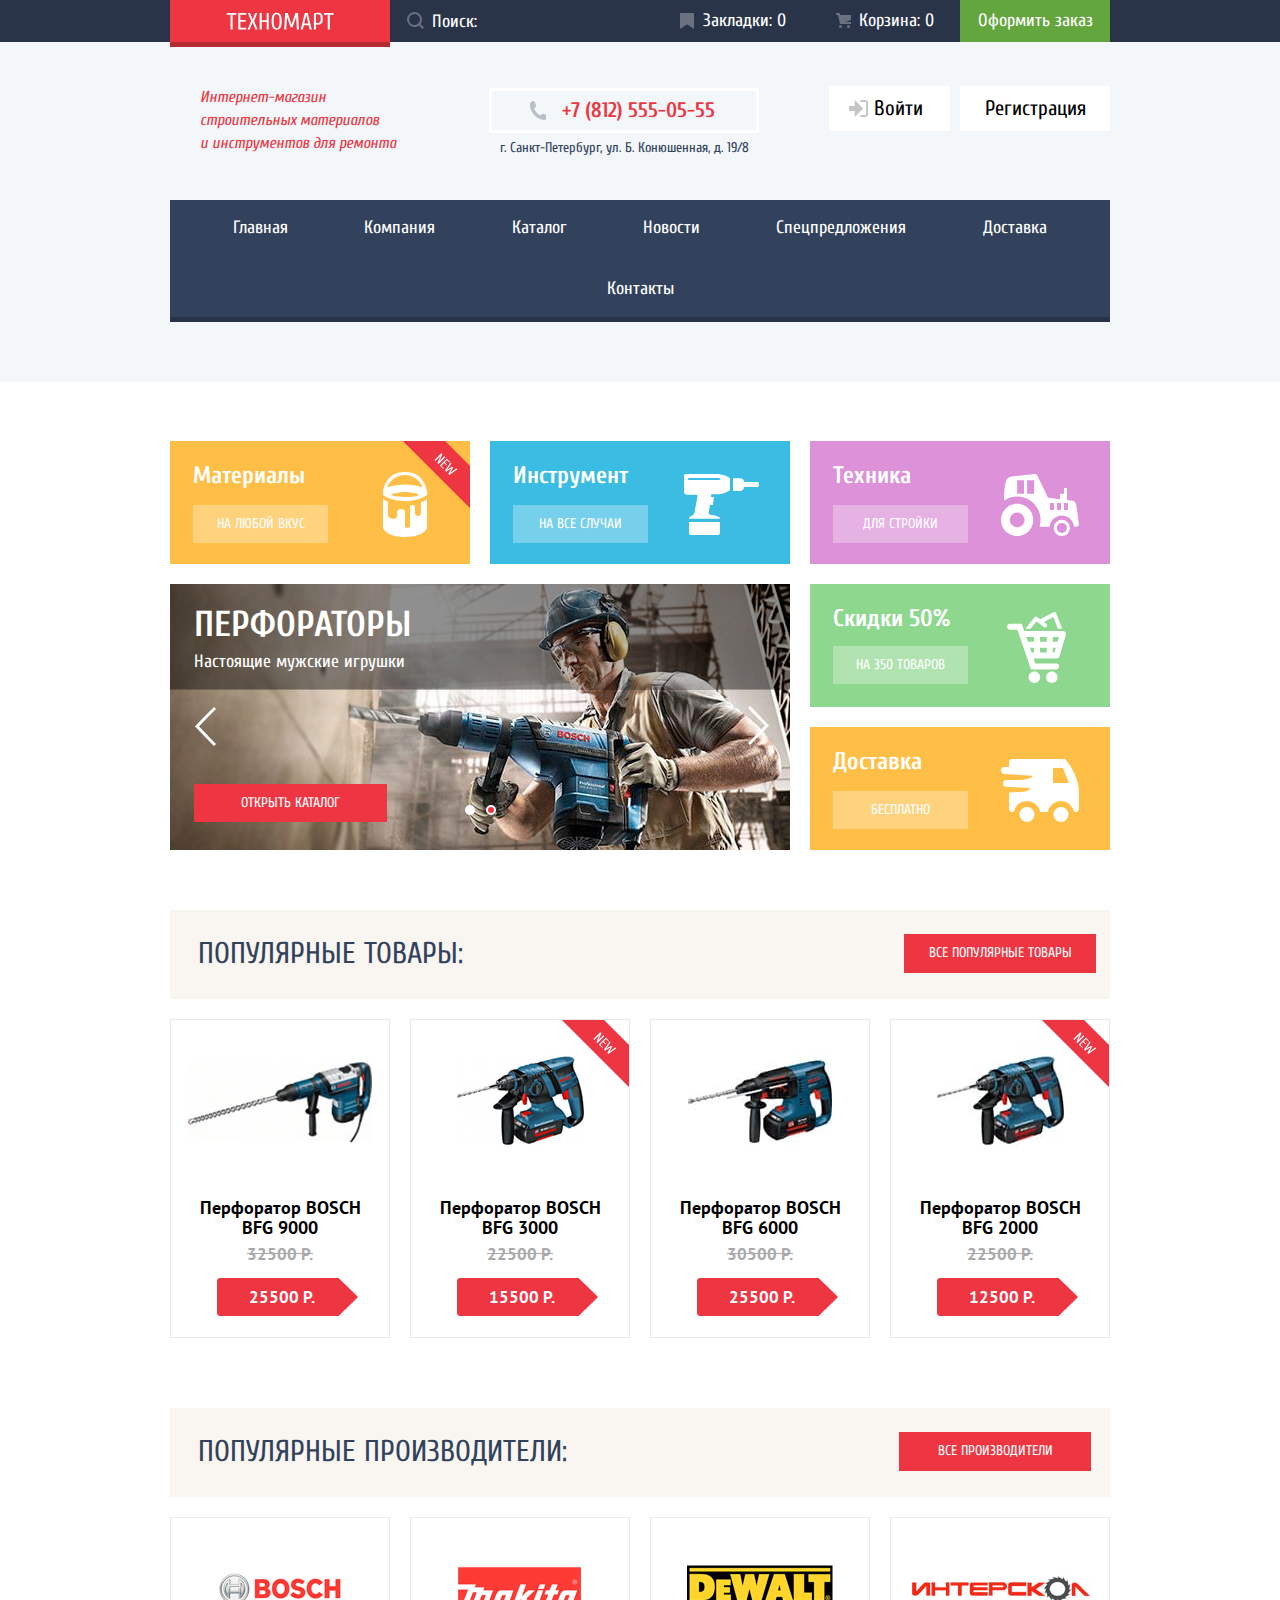
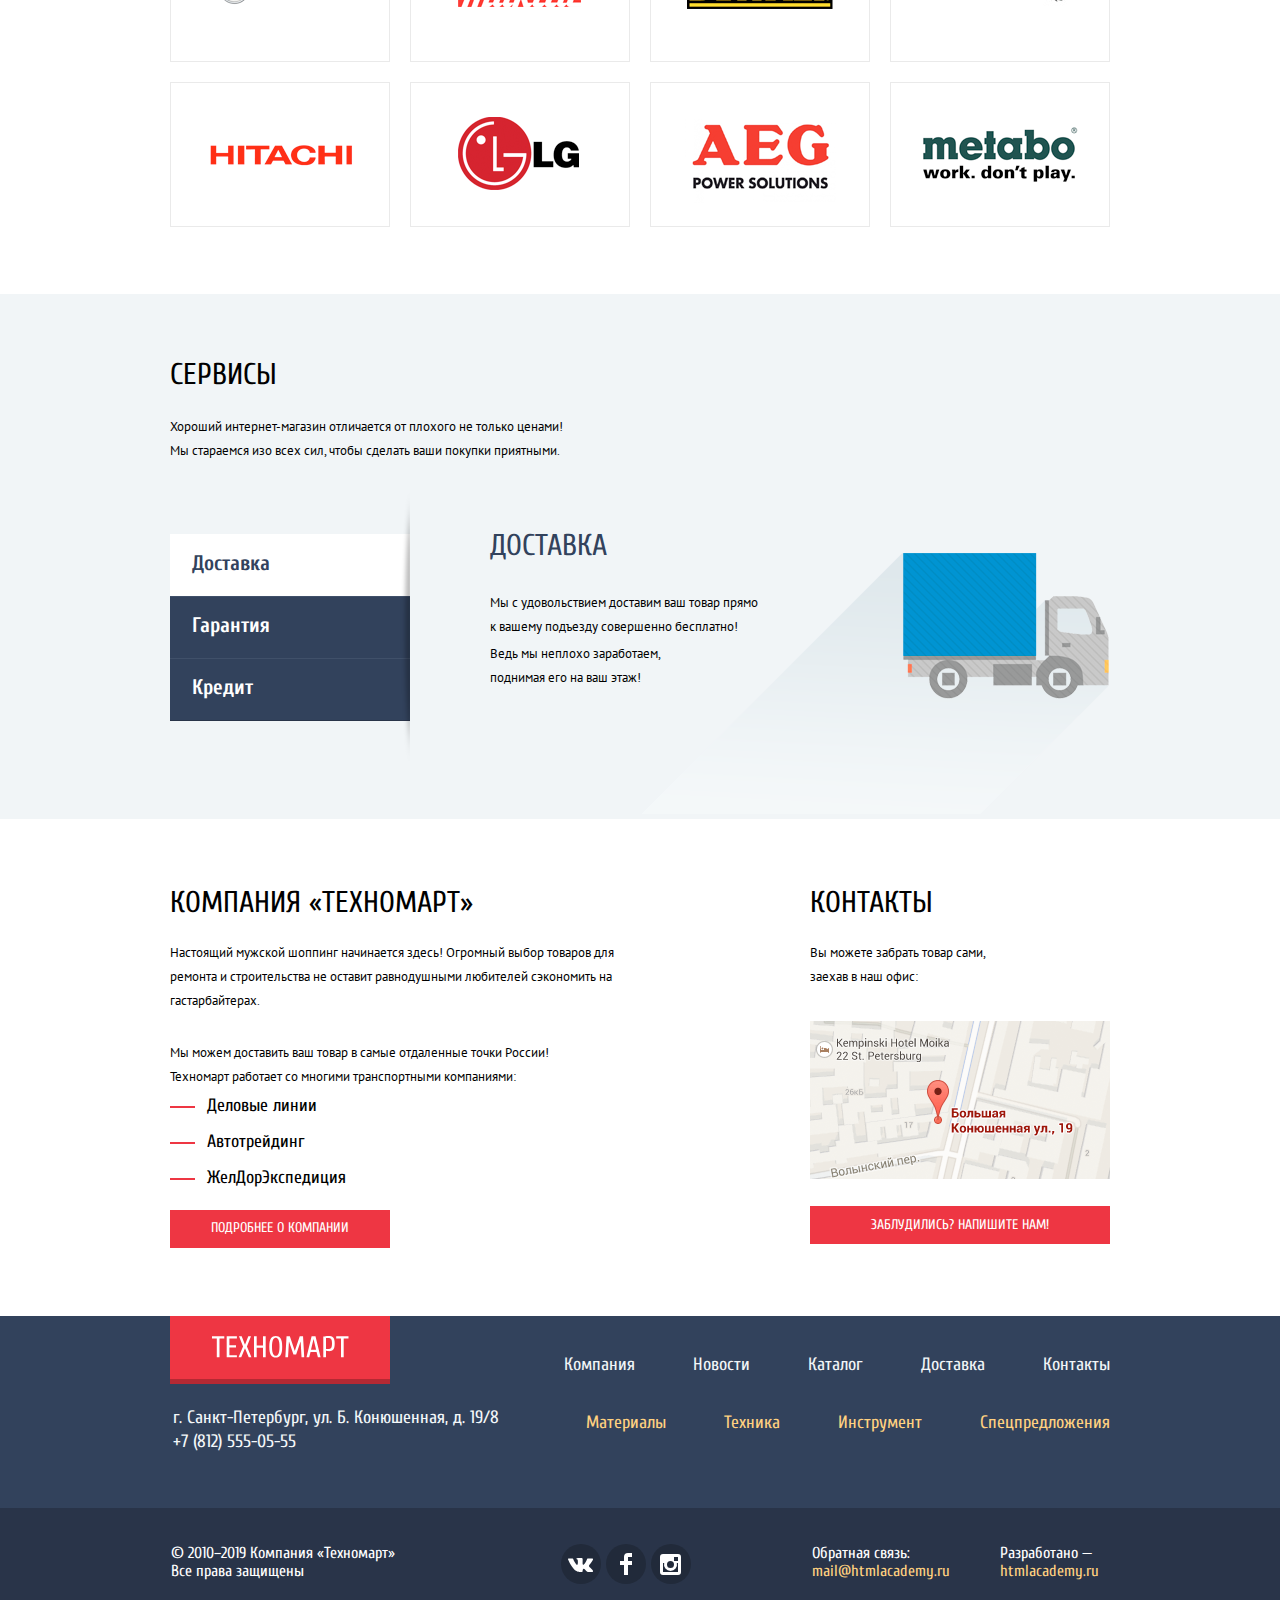
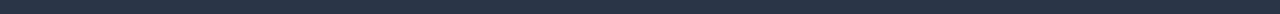
<file: index.html>
<!DOCTYPE html>
<html class="page" lang="ru">

<head>
  <meta charset="utf-8" />
  <title>Интернет-магазин "Техномарт"</title>
  <link rel="icon" href="favicon.ico" />
  <link rel="icon" href="favicon.svg" />
  <link rel="apple-touch-icon" href="apple-touch-icon.png" />
  <link rel="manifest" href="manifest.json" />
  <link rel="preconnect" href="https://fonts.gstatic.com">
  <link
    href="https://fonts.googleapis.com/css2?family=Cuprum:ital,wght@0,400;0,700;1,400&family=PT+Sans:wght@400;700&display=swap"
    rel="stylesheet">
  <link href="css/normalize.min.css" rel="stylesheet">
  <link href="css/style.min.css" rel="stylesheet">
</head>

<body class="page-body">
  <header class="main-header">
    <div class="header-container">

      <div class="container-center">
        <a class="logo main-header-logo">
          <img src="img/logo/logo-technomart.svg" width="108" height="18" alt="Логотип магазина «Техномарт»." />
        </a>
        <form class="search-form" action="#" method="GET">
          <label class="visually-hidden" for="main_search">Поиск</label>
          <input class="search" name="search" id="main_search" type="search" placeholder="Поиск:" />
          <button class="btn-search" type="submit">
            <span class="visually-hidden" aria-hidden="true">Поиск</span>
            <svg class="search-icon" width="17" height="17" fill="none" xmlns="http://www.w3.org/2000/svg">
              <path fill-rule="evenodd" clip-rule="evenodd"
                d="M13.458 12.044L17 15.586 15.586 17l-3.542-3.542A7.465 7.465 0 017.5 15 7.5 7.5 0 1115 7.5c0 1.643-.542 3.24-1.542 4.544zM7.5 2A5.506 5.506 0 002 7.5 5.506 5.506 0 007.5 13c3.032 0 5.5-2.468 5.5-5.5C13 4.467 10.532 2 7.5 2z"
                fill="#fff" opacity="0.3" /></svg>
          </button>
        </form>
        <a class="link bookmark-link" href="#" aria-label="Посмотреть товары, добавленные в закладки">Закладки:
          <span class="bookmark-counter">0</span></a>
        <a class="link cart-link" href="#" aria-label="Посмотреть товары, добавленные в корзину">Корзина:
          <span class="cart-counter">0</span></a>
        <a class="link order-link" href="#">Оформить заказ</a>
      </div>
    </div>
    <div class="container-center middle-container-center">
      <p class="info">
        Интернет-магазин<br>строительных материалов<br>
        и инструментов для ремонта
      </p>
      <div class="contacts-header">
        <a class="phone-contacts-header" href="tel:+78125550555"
          aria-label="Позвонить по телефону магазина Техномарт +78125550555">+7
          (812) 555-05-55</a>
        <p>г. Санкт-Петербург, ул. Б. Конюшенная, д. 19/8
        </p>
      </div>
      <div class="login">
        <a class="login-link  enter-link" href="#" aria-label="Войти в личный кабинет">Войти</a>
        <svg class="login-icon" width="20" height="17" fill="none" xmlns="http://www.w3.org/2000/svg">
          <path d="M14.167 8.5L5.714 0v6H0v5h5.714v6l8.453-8.5z" fill="#C5C5C5" />
          <path
            d="M16.177 15.01h-4.788V17h4.788c2.074 0 2.861-1.81 2.885-3.026V3.028C19.038 1.811 18.252 0 16.177 0h-4.788v1.99h4.788c.8 0 .945.681.962 1.057v10.904c-.016.376-.163 1.059-.962 1.059z"
            fill="#C5C5C5" />
        </svg>
        <a class="login-link new-login-link" href="#">Регистрация</a>
      </div>
    </div>
    <div class="container-center">
      <nav class="main-navigation">
        <ul class="navigation list site-navigation ">
          <li class="site-navigation-item"><a>Главная</a></li>
          <li class="site-navigation-item"><a href="#">Компания</a></li>
          <li class="site-navigation-item"><a href="catalog.html">Каталог</a></li>
          <li class="site-navigation-item"><a href="#">Новости</a></li>
          <li class="site-navigation-item"><a href="#">Спецпредложения</a></li>
          <li class="site-navigation-item"><a href="#">Доставка</a></li>
          <li class="site-navigation-item"><a href="#">Контакты</a></li>
        </ul>
      </nav>
    </div>
  </header>
  <main class="container">
    <h1 class="visually-hidden">Главная страница магазина "Техномарт"</h1>
    <div class="container-center">
      <section class="menu">
        <h2 class="visually-hidden">Меню</h2>
        <ul class="navigation list  menu-nav">
          <li class="menu-nav-item  materials">
            <h3 id="materials">Материалы</h3>
            <a class="menu-btn" href="#" aria-labelledby="materials">на любой вкус</a>
          </li>
          <li class="menu-nav-item tools">
            <h3 id="tools">Инструмент</h3>
            <a class="menu-btn" href="#" aria-labelledby="tools">НА ВСЕ СЛУЧАИ</a>
          </li>
          <li class="menu-nav-item  technic">
            <h3 id="technic">Техника</h3>
            <a class="menu-btn" href="#" aria-labelledby="technic">для стройки</a>
          </li>
          <li class="promo">
            <div class="slider slider-1">
              <div class="container-title">
                <h3>Перфораторы</h3>
                <p>Настоящие мужские игрушки</p>
              </div>
              <img src="img/slide/perforator.jpg" width="620" height="266"
                alt="Человек в строительной униформе работает перфоратором Bosh." />
              <a class="button" href="catalog.html">ОТКРЫТЬ КАТАЛОГ</a>
            </div>
            <div class="slider slider-2 hidden">
              <div class="container-title">
                <h3>Дрели</h3>
                <p>Соседям на радость!</p>
              </div>
              <img src="img/slide/drill.jpg" width="620" height="266"
                alt="Человек в строительной униформе работает дрелью Bosh." />
              <a class="button" href="catalog.html">ОТКРЫТЬ КАТАЛОГ</a>
            </div>
            <div class="control-slider">
              <button class="control-arrow  prev" type="button" aria-label="Назад"></button>
              <button class="control-arrow  next" type="button" aria-label="Вперед"></button>
            </div>
            <div class="radio-btn-slider">
              <button class="btn-slider next-radio" type="button" aria-label="Слайд-1"></button>
              <button class="btn-slider active-radio" type="button" aria-label="Слайд-2"></button>
            </div>
          </li>
          <li class="menu-nav-item  sale">
            <h3 id="sale">Скидки 50%</h3>
            <a class="menu-btn" href="#" aria-labelledby="sale">На 350 ТОВАРОВ</a>
          </li>
          <li class="menu-nav-item  delivery">
            <h3 id="delivery">Доставка</h3>
            <a class="menu-btn" href="#" aria-labelledby="delivery">Бесплатно</a>
          </li>
        </ul>
      </section>
      <section class="products">
        <div class="popular-container">
          <h2 class="title">Популярные товары:</h2>
          <a class="button" href="#">все популярные товары</a>
        </div>
        <ul class="list products-list">
          <li class="products-item">
            <a class="catalog-link" href="#">
              <h3 id="item1">Перфоратор BOSCH <br>BFG 9000</h3>
              <div class="img-catalog">
                <img src="img/catalog/bosh9000.jpg" width="184" height="112" aria-labelledby="item1"
                  alt="Перфоратор бирюзового цвета с черными и серыми вставками с прямой дополнительной рукояткой. Переключатель режимов на верхней части корпуса." />
              </div>
              <s class="price  old-price" aria-hidden="true">32500 Р.</s>
              <p class="price  new-price">25500 Р.</p>
              <span class="hidden new-product" aria-label="Новый товар"></span>
            </a>
            <div class="popup-menu">
              <button class="popup-menu-button  button-cart" type="button"
                aria-label="Добавить товар в корзину">КУПИТЬ</button>
              <button class="popup-menu-button  button-bookmark" type="button" aria-label="Добавить товар в закладки">В
                закладки</button>
            </div>
          </li>
          <li class="products-item">
            <a class="catalog-link" href="#">
              <h3 id="item2">Перфоратор BOSCH <br>BFG 3000</h3>
              <div class="img-catalog">
                <img src="img/catalog/bosh3000.jpg" width="184" height="112" aria-labelledby="item2"
                  alt="Перфоратор бирюзового цвета с черными и красными вставками. Дополнительная рукоятка со скошенным верхом. Переключатель режимов на боковой части." />
              </div>
              <s class="price  old-price" aria-hidden="true">22500 Р.</s>
              <p class="price  new-price">15500 Р.</p>
              <span class="new-product" aria-label="Новый товар"></span>
            </a>
            <div class="popup-menu">
              <button class="popup-menu-button  button-cart" type="button"
                aria-label="Добавить товар в корзину">КУПИТЬ</button>
              <button class="popup-menu-button  button-bookmark" type="button" aria-label="Добавить товар в закладки">В
                закладки</button>
            </div>
          </li>
          <li class="products-item">
            <a class="catalog-link" href="#">
              <h3 id="item3">Перфоратор BOSCH <br>BFG 6000</h3>
              <div class="img-catalog">
                <img src="img/catalog/bosh6000.jpg" width="184" height="112" aria-labelledby="item3"
                  alt="Перфоратор бирюзового цвета с черными и красными вставками, с прямой дополнительной рукояткой и переключателем режимов на боковой части" />
              </div>
              <s class="price  old-price" aria-hidden="true">30500 Р.</s>
              <p class="price  new-price">25500 Р.</p>
              <span class="hidden new-product" aria-label="Новый товар"></span>
            </a>
            <div class="popup-menu">
              <button class="popup-menu-button  button-cart" type="button"
                aria-label="Добавить товар в корзину">КУПИТЬ</button>
              <button class="popup-menu-button  button-bookmark" type="button" aria-label="Добавить товар в закладки">В
                закладки</button>
            </div>
          </li>
          <li class="products-item">
            <a class="catalog-link" href="#">
              <h3 id="item4">Перфоратор BOSCH<br>BFG 2000</h3>
              <div class="img-catalog">
                <img src="img/catalog/bosh2000.jpg" width="184" height="112" aria-labelledby="item4"
                  alt="Перфоратор бирюзового цвета с черными и красными вставками. Дополнительная рукоятка со скошенным верхом. Переключатель режимов на боковой части." />
              </div>
              <s class="price  old-price" aria-hidden="true">22500 Р.</s>
              <p class="price  new-price">12500 Р.</p>
              <span class="new-product" aria-label="Новый товар"></span>
            </a>
            <div class="popup-menu">
              <button class="popup-menu-button  button-cart" type="button"
                aria-label="Добавить товар в корзину">КУПИТЬ</button>
              <button class="popup-menu-button  button-bookmark" type="button" aria-label="Добавить товар в закладки">В
                закладки</button>
            </div>
          </li>
        </ul>
      </section>
      <section class="brands">
        <div class="popular-container">
          <h2 class="title">Популярные производители:</h2>
          <a class="button" href="#">все производители</a>
        </div>
        <ul class="list brands-list">
          <li class="brands-item">
            <a href="#">
              <img src="img/partners/bosh.png" width="220" height="145"
                alt="Переход на страницу каталога товаров производителя «Bosh»." />
            </a>
          </li>
          <li class="brands-item">
            <a href="#">
              <img src="img/partners/makita.png" width="220" height="145"
                alt="Переход на страницу каталога товаров производителя «Makita»." />
            </a>
          </li>
          <li class="brands-item">
            <a href="#">
              <img src="img/partners/dewalt.png" width="220" height="145"
                alt="Переход на страницу каталога товаров производителя «Dewalt»." />
            </a>
          </li>
          <li class="brands-item">
            <a href="#">
              <img src="img/partners/interskol.png" width="220" height="145"
                alt="Переход на страницу каталога товаров производителя «Интерскол»." />
            </a>
          </li>
          <li class="brands-item">
            <a href="#">
              <img src="img/partners/hitachi.png" width="220" height="145"
                alt="Переход на страницу каталога товаров производителя «Hitachi»." />
            </a>
          </li>
          <li class="brands-item">
            <a href="#">
              <img src="img/partners/lg.png" width="220" height="145"
                alt="Переход на страницу каталога товаров производителя «LG»." />
            </a>
          </li>
          <li class="brands-item">
            <a href="#">
              <img src="img/partners/aeg.png" width="220" height="145"
                alt="Переход на страницу каталога товаров производителя  «AEG»." />
            </a>
          </li>
          <li class="brands-item">
            <a href="#">
              <img src="img/partners/metabo.png" width="220" height="145"
                alt="Переход на страницу каталога товаров производителя «Metabo»." />
            </a>
          </li>
        </ul>
      </section>
    </div>
    <section class="service">

      <div class="container-center">
        <h2 class="title">Сервисы</h2>
        <p>
          Хороший интернет-магазин отличается от плохого не только ценами!<br />
          Мы стараемся изо всех сил, чтобы сделать ваши покупки приятными.
        </p>
        <div class="container-columns">
          <ul class="list service-list">
            <li class="service-item current-service">Доставка</li>
            <li class="service-item">Гарантия</li>
            <li class="service-item">Кредит</li>
          </ul>
          <ul class="list desk-service-list">
            <li class="desk-service-item delivery-service">
              <h3 class="title">Доставка</h3>
              <p>
                Мы с удовольствием доставим ваш товар прямо <br />
                к вашему подъезду совершенно бесплатно!</p>
              <p>Ведь мы неплохо заработаем, <br />
                поднимая его на ваш этаж!
              </p>
            </li>
            <li class="desk-service-item  guarantee-service hidden">
              <h3 class="title">Гарантия</h3>
              <p>
                Если купленный у нас товар поломается или заискрит,<br />
                а также в случае пожара, спровоцированного его<br />
                возгоранием, вы всегда можете быть уверены в нашей<br />
                гарантии. Мы обменяем сгоревший товар на новый.<br />
                Дом уж восстановите как-нибудь сами.
              </p>
            </li>
            <li class="desk-service-item  credit-service hidden">
              <h3 class="title">Кредит</h3>
              <p>
                Залезть в долговую яму стало проще!<br />Кредитные консультанты
                придут вам на помощь.
              </p>
              <a class="button" href="#">ОТПРАВИТЬ ЗАЯВКУ</a>
            </li>
          </ul>
        </div>
      </div>
    </section>
    <div class="container-center container-columns-about">
      <section class="about">
        <h2 class="title">КОМПАНИЯ «Техномарт»</h2>
        <div class="text-about">
          <p>
            Настоящий мужской шоппинг начинается здесь! Огромный выбор товаров для
            ремонта и строительства не оставит равнодушными любителей сэкономить
            на гастарбайтерах.
          </p>
          <p>
            Мы можем доставить ваш товар в самые отдаленные точки России!<br>
            Техномарт работает со многими транспортными компаниями:
          </p>
        </div>
        <ul class="list transport-list">
          <li class="transport-item">Деловые линии</li>
          <li class="transport-item">Автотрейдинг</li>
          <li class="transport-item">ЖелДорЭкспедиция</li>
        </ul>
        <a class="button" href="#">Подробнее о компании</a>
      </section>
      <section class="contacts">
        <h2 class="title">КОНТАКТЫ</h2>
        <div class="text-about">
          <p>Вы можете забрать товар сами,<br> заехав в наш офис:</p>
          <img src="img/maps/map-small.png" class="map-show" width="300" height="158"
            alt="Магазин Техномарт на карте." />
        </div>
        <button class="button feedback-button" type="button">Заблудились? Напишите НАМ!</button>
      </section>
    </div>
  </main>
  <footer class="main-footer">
    <div class="container-center top-footer">
      <div class="top-footer-columns">
        <a class="logo footer-logo">
          <img src="img/logo/logo-technomart-footer.svg" width="138" height="23" alt="Логотип магазина «Техномарт»." />
        </a>
        <p class="footer-contacts">
          г. Санкт-Петербург, ул. Б. Конюшенная, д. 19/8<br />
          <a href="tel:+78125550555" aria-label="Позвонить по телефону магазина Техномарт +78125550555">+7 (812)
            555-05-55</a>
        </p>
      </div>
      <div class="top-footer-columns">
        <ul class="navigation list  footer-nav">
          <li class="footer-nav-item">
            <a href="#">Компания</a>
          </li>
          <li class="footer-nav-item">
            <a href="#">Новости</a>
          </li>
          <li class="footer-nav-item">
            <a href="#">Каталог</a>
          </li>
          <li class="footer-nav-item">
            <a href="#">Доставка</a>
          </li>
          <li class="footer-nav-item">
            <a href="#">Контакты</a>
          </li>
        </ul>
        <ul class="navigation list  footer-menu-nav">
          <li class="footer-menu-item">
            <a href="#">Материалы</a>
          </li>
          <li class="footer-menu-item">
            <a href="#">Техника</a>
          </li>
          <li class="footer-menu-item">
            <a href="#">Инструмент</a>
          </li>
          <li class="footer-menu-item">
            <a href="#">Спецпредложения</a>
          </li>
        </ul>
      </div>
    </div>
    <div class="footer-container">
      <div class="container-center">
        <p class="copy">
          © 2010–2019 Компания «Техномарт»<br>
          Все права защищены
        </p>
        <ul class="list  social-list">
          <li class="social-item">
            <a href="#" class="vk"><span class="visually-hidden">Вконтакте</span></a>
          </li>
          <li class="social-item">
            <a href="#" class="fb"><span class="visually-hidden">Фейсбук</span></a>
          </li>
          <li class="social-item">
            <a href="#" class="instagram"><span class="visually-hidden">Инстаграм</span></a>
          </li>
        </ul>
        <p class="feedback">
          Обратная связь:
          <a href="mailto:mail@htmlacademy.ru">mail@htmlacademy.ru</a>
        </p>
        <p class="developer">
          Разработано —
          <a href="https://htmlacademy.ru/intensive/htmlcss">htmlacademy.ru</a>
        </p>
      </div>
    </div>
  </footer>
  <section class="modal  modal-feedback hidden ">
    <h2 class="visually-hidden">Напишите нам</h2>
    <form class="feedback-form" action="https://echo.htmlacademy.ru/" method="POST">
      <div class="messege-form-container">
        <div class="input-form">
          <div class="input-form-column">
            <label for="name">Ваше имя:</label>
            <input type="text" name="name" id="name" class="feedback-name" placeholder="Имя Фамилия">
          </div>
          <div class="input-form-column">
            <label for="email">Ваш e-mail:</label>
            <input type="email" name="email" id="email" class="feedback-email" placeholder="email@example.com">
          </div>
        </div>
        <label for="messege">Текст письма:</label>
        <textarea id="messege" name="messege" class="feedback-text" placeholder="В свободной форме"></textarea>
      </div>
      <div class="modal-footer-container">
        <button type="submit" class="button submit-button">Отправить</button>
      </div>
    </form>
    <button type="button" class="close-button" aria-label="Закрыть"></button>
  </section>
  <section class="modal modal-map hidden ">
    <h2 class="visually-hidden">Как до нас добраться</h2>
    <iframe
      src="https://www.google.com/maps/embed?pb=!1m18!1m12!1m3!1d1998.5989424124007!2d30.320894616173568!3d59.93879686904788!2m3!1f0!2f0!3f0!3m2!1i1024!2i768!4f13.1!3m3!1m2!1s0x4696310fca5ba729%3A0xea9c53d4493c879f!2z0JHQvtC70YzRiNCw0Y8g0JrQvtC90Y7RiNC10L3QvdCw0Y8g0YPQuy4sIDE5LCDQodCw0L3QutGCLdCf0LXRgtC10YDQsdGD0YDQsywgMTkxMTg2!5e0!3m2!1sru!2sru!4v1614246037134!5m2!1sru!2sru"
      width="943" height="449" style="border:0;" allowfullscreen="" loading="lazy"
      title="Офис компании по адресу ул. Большая Конюшенная 19/8, Санкт-Петербург"></iframe>
    <button type="button" class="close-button close-map" aria-label="Закрыть"></button>
  </section>
  <section class="modal  modal-add-cart hidden">
    <h2>Товар добавлен в корзину!</h2>
    <div class="modal-footer-container">
      <a class="button" href="">ОФОРМИТЬ ЗАКАЗ</a>
      <a class="button continue" href="">ПРОДОЛЖИТЬ ПОКУПКИ</a>
    </div>
    <button type="button" class="close-button close-add-cart" aria-label="Закрыть"></button>
  </section>
  <script src="js/feedback.min.js"></script>
  <script src="js/map.min.js"></script>
  <script src="js/addcart.min.js"></script>
  <script src="js/slider.min.js"></script>
  <script src="js/tabs-slider.min.js"></script>
  <script src="js/addbookmark.min.js"></script>
</body>

</html>
</file>
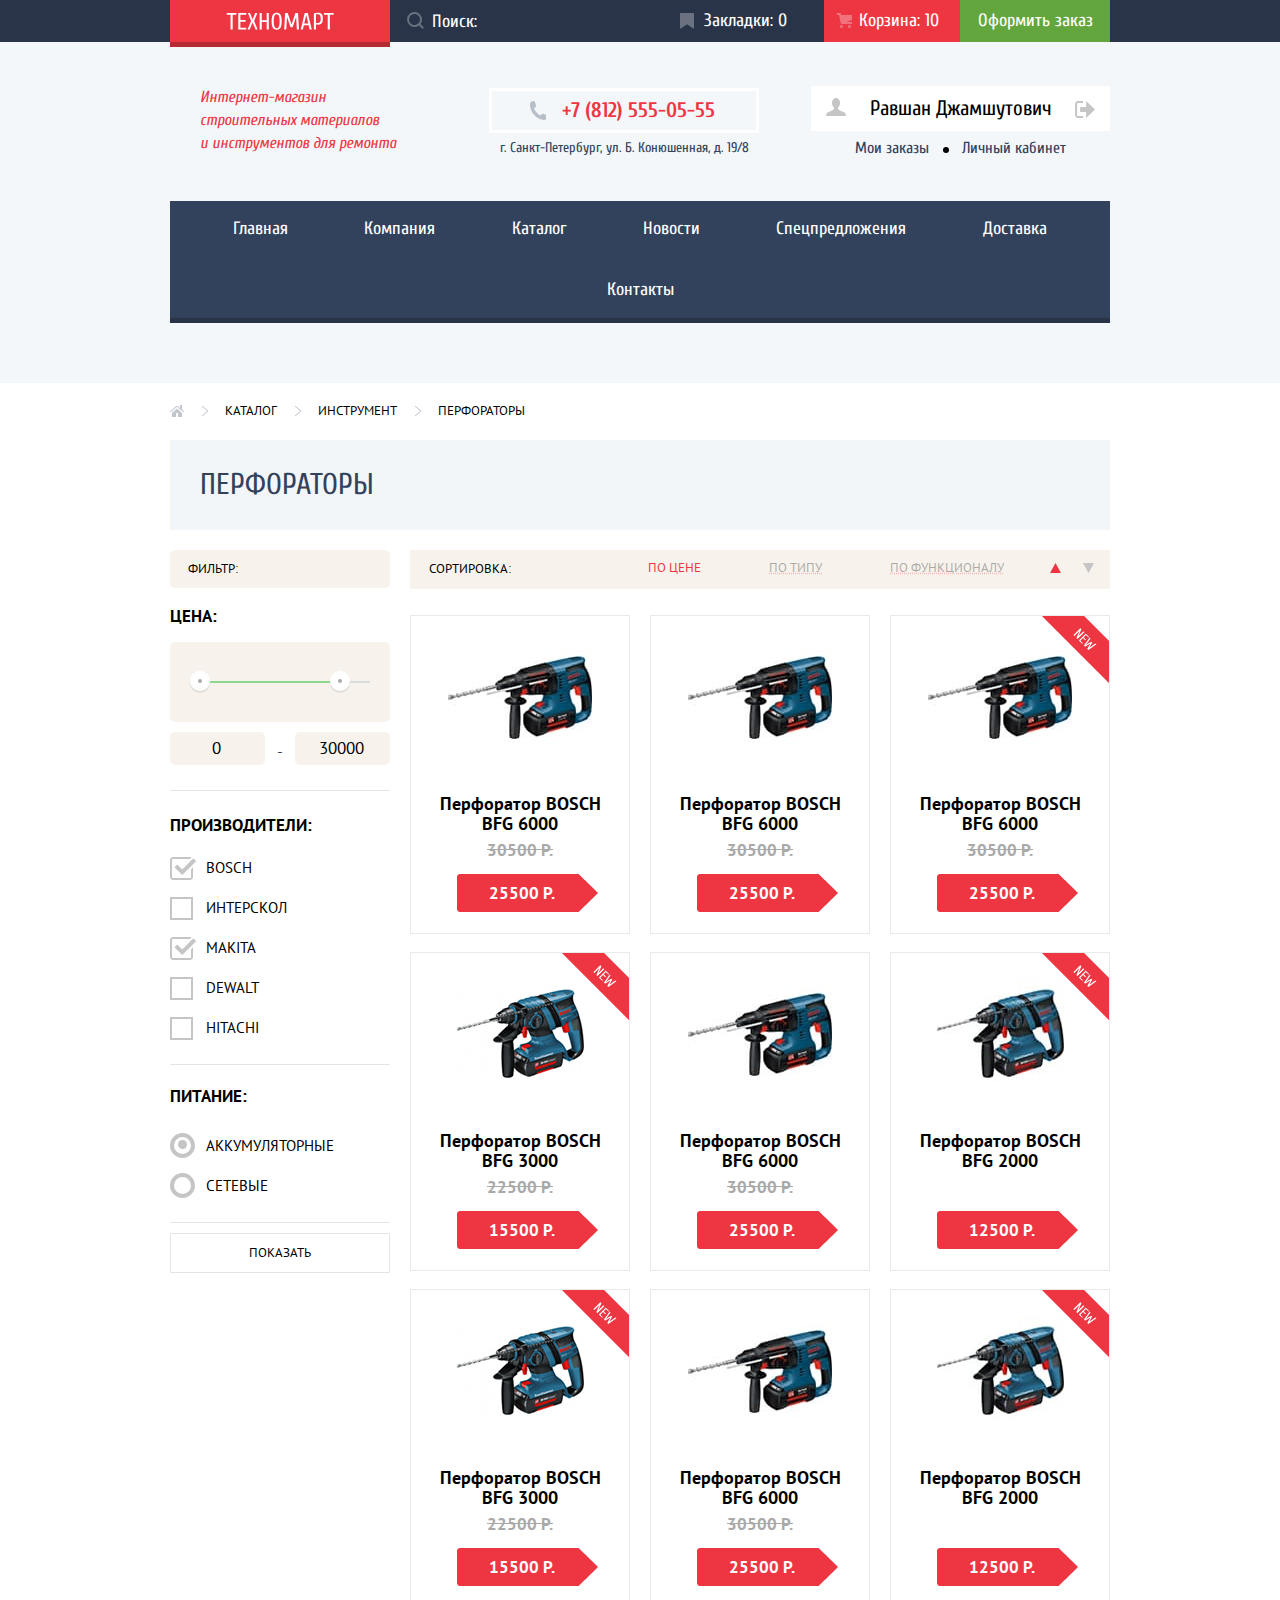
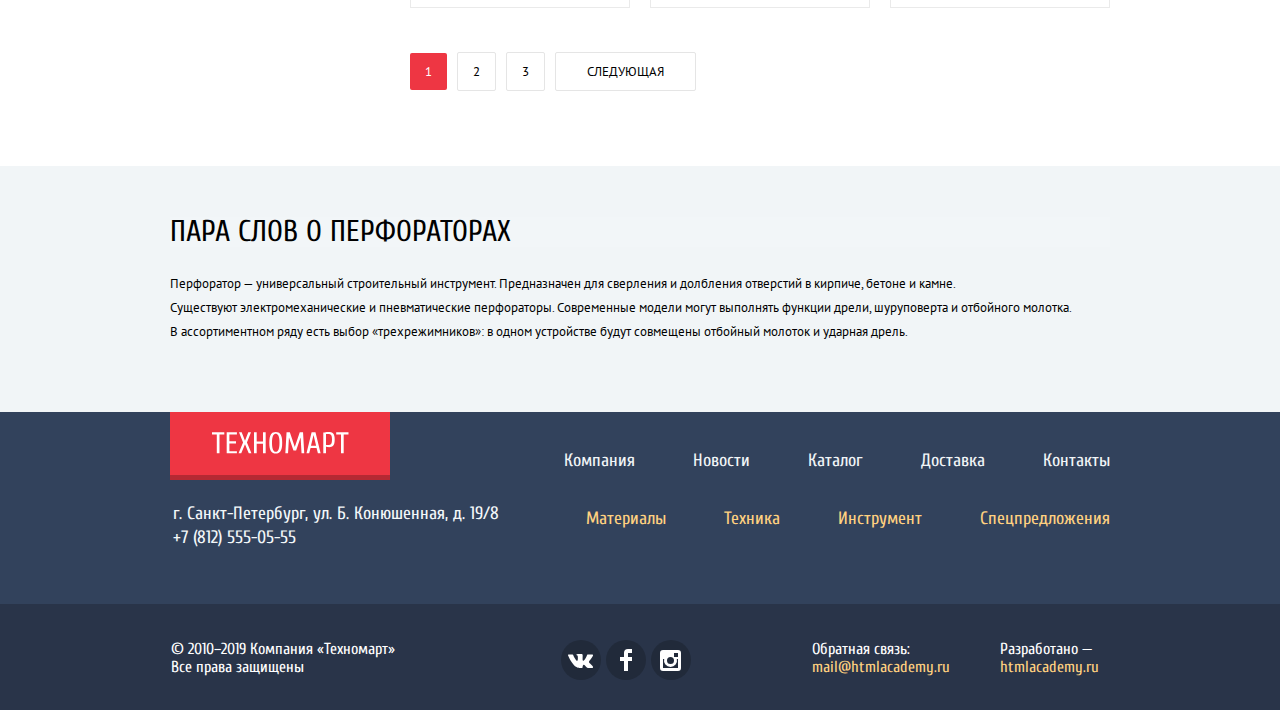
<file: catalog.html>
<!DOCTYPE html>
<html class="page" lang="ru">

<head>
  <meta charset="utf-8" />
  <title>Перфораторы в интернет-магазине "Техномарт"</title>
  <link rel="icon" href="favicon.ico" />
  <link rel="icon" href="favicon.svg" />
  <link rel="apple-touch-icon" href="apple-touch-icon.png" />
  <link rel="manifest" href="manifest.json" />
  <link rel="preconnect" href="https://fonts.gstatic.com">
  <link
    href="https://fonts.googleapis.com/css2?family=Cuprum:ital,wght@0,400;0,700;1,400&family=PT+Sans:wght@400;700&display=swap"
    rel="stylesheet">
  <link href="css/normalize.min.css" rel="stylesheet">
  <link href="css/style.min.css" rel="stylesheet">
</head>

<body class="inner-page page-body">
  <header class="main-header">
    <div class="header-container">
      <div class="container-center">
        <a href="index.html" class="logo main-header-logo">
          <img src="img/logo/logo-technomart.svg" width="108" height="18"
            alt="Переход на главную страницу магазина «Техномарт»." />
        </a>
        <form class="search-form" action="#" method="GET">
          <label class="visually-hidden" for="main_search">Поиск</label>
          <input class="search" name="search" id="main_search" type="search" placeholder="Поиск:" />
          <button class="btn-search" type="submit">
            <span class="visually-hidden" aria-hidden="true">Поиск</span>
            <svg class="search-icon" width="17" height="17" fill="none" xmlns="http://www.w3.org/2000/svg">
              <path fill-rule="evenodd" clip-rule="evenodd"
                d="M13.458 12.044L17 15.586 15.586 17l-3.542-3.542A7.465 7.465 0 017.5 15 7.5 7.5 0 1115 7.5c0 1.643-.542 3.24-1.542 4.544zM7.5 2A5.506 5.506 0 002 7.5 5.506 5.506 0 007.5 13c3.032 0 5.5-2.468 5.5-5.5C13 4.467 10.532 2 7.5 2z"
                fill="#fff" opacity="0.3" /></svg>
          </button>
        </form>
        <a class="link bookmark-link" href="#" aria-label="Посмотреть товары, добавленные в закладки">Закладки:
          <span class="bookmark-counter">0</span></a>
        <a class="link cart-link  full" href="#" aria-label="Посмотреть товары, добавленные в корзину">Корзина:
          <span class="cart-counter">10</span></a>
        <a class="link order-link" href="#">Оформить заказ</a>
      </div>
    </div>
    <div class="container-center middle-container-center">
      <p class="info">
        Интернет-магазин<br>строительных материалов<br>
        и инструментов для ремонта
      </p>
      <div class="contacts-header">
        <a class="phone-contacts-header" href="tel:+78125550555"
          aria-label="Позвонить по телефону магазина Техномарт +78125550555">+7
          (812) 555-05-55</a>
        <p>г. Санкт-Петербург, ул. Б. Конюшенная, д. 19/8</p>
      </div>
      <div class="login-authorized">
        <a class="login-link-authorized" href="#">
          <span class="visually-hidden">Войти в личный кабинет</span>
          <svg class="user-icon" width="20" height="18" viewBox="0 0 20 18" fill="none"
            xmlns="http://www.w3.org/2000/svg">
            <path
              d="M17.881 14.166C15.737 13.431 13.625 12.5 12.674 11.776C12.017 11.275 11.904 10.158 12.157 9.361C13.275 8.458 14.021 6.884 14.021 5.083C14.021 2.276 12.221 0 10 0C7.77902 0 5.97901 2.276 5.97901 5.083C5.97901 6.884 6.72501 8.457 7.84201 9.36C8.09501 10.158 7.98302 11.275 7.32502 11.776C6.37502 12.5 4.26201 13.43 2.11801 14.166C-0.0259852 14.902 1.48343e-05 18 1.48343e-05 18H20C20 18 20.025 14.901 17.881 14.166Z"
              fill="#C5C5C5" />
          </svg>

          <p class="user-name">Равшан Джамшутович</p>

        </a>
        <a href="#" class="user-out"><span class="visually-hidden ">Перейти на страницу деавторизации</span>
          <svg class="user-icon-out" width="20" height="17" fill="none" xmlns="http://www.w3.org/2000/svg">
            <path d="M20 8.5L11.125 0v6h-6v5h6v6L20 8.5z" fill="#C5C5C5" />
            <path
              d="M2.106 13.952V3.048c.018-.376.171-1.057 1.01-1.057h5.027V0H3.116C.938 0 .112 1.81.087 3.027v10.946C.112 15.189.938 17 3.116 17h5.027v-1.99H3.116c-.839 0-.992-.683-1.01-1.058z"
              fill="#C5C5C5" /></svg></a>
        <p class="user-link-block">
          <a class="user-link" href="#">Мои заказы</a>
          <a class="user-link" href="#">Личный кабинет</a>
        </p>
      </div>
    </div>
    <div class="container-center">
      <nav class="main-navigation">
        <ul class="navigation list site-navigation ">
          <li class="site-navigation-item"><a href="index.html">Главная</a></li>
          <li class="site-navigation-item"><a href="#">Компания</a></li>
          <li class="site-navigation-item"><a>Каталог</a></li>
          <li class="site-navigation-item"><a href="#">Новости</a></li>
          <li class="site-navigation-item"><a href="#">Спецпредложения</a></li>
          <li class="site-navigation-item"><a href="#">Доставка</a></li>
          <li class="site-navigation-item"><a href="#">Контакты</a></li>
        </ul>
      </nav>
    </div>
  </header>
  <main class="page-catalog container">

    <div class="container-center container-grid">
      <nav class="breadcrumbs-navigation">
        <ul class="list breadcrumbs-list">
          <li class="breadcrumbs-item">
            <a class="page-title page-home" href="index.html"><span class="visually-hidden">Главная страница</span></a>
          </li>
          <li class="breadcrumbs-item">
            <a class="page-title" href="#">Каталог</a>
          </li>
          <li class="breadcrumbs-item">
            <a class="page-title" href="#">Инструмент</a>
          </li>
          <li class="breadcrumbs-item page-title">Перфораторы</li>
        </ul>
      </nav>
      <h1 class="title">ПЕРФОРАТОРЫ</h1>
      <section class="filter">
        <h2 class="page-title">ФИЛЬТР:</h2>
        <form class="filter-form" action="https://echo.htmlacademy.ru/" method="GET">
          <fieldset>
            <legend>ЦЕНА:</legend>
            <div class="range-filter">
              <div class="range-controls">
                <div class="scale">
                  <div class="bar"></div>
                </div>
                <div class="toggle toggle-min" tabindex="0"></div>
                <div class="toggle  toggle-max" tabindex="0"></div>
              </div>
              <div class="price-controls">
                <label class="visually-hidden" for="min-price-filter">Минимальная цена</label>
                <input type="number" name="min-price" id="min-price-filter" min="0" value="0" />
                <span>-</span>
                <label class="visually-hidden" for="max-price-filter">Максимальная цена</label>
                <input type="number" id="max-price-filter" name="max-price" min="0" max="30000" value="30000" />
              </div>

            </div>
          </fieldset>
          <fieldset class="brands-filter">
            <legend>ПРОИЗВОДИТЕЛИ:</legend>
            <ul class="list  filter-list">
              <li class="filter-option  filter-checkbox">
                <input class="filter-input-checkbox appearance-none" id="bosh-filter" name="bosh" type="checkbox"
                  checked />
                <label for="bosh-filter">BOSCH</label>
              </li>
              <li class="filter-option  filter-checkbox">
                <input class="filter-input-checkbox appearance-none" id="interskol-filter" name="interskol"
                  type="checkbox" />
                <label for="interskol-filter">ИНТЕРСКОЛ</label>
              </li>
              <li class="filter-option  filter-checkbox">
                <input class="filter-input-checkbox appearance-none" id="makita-filter" name="makita" type="checkbox"
                  checked />
                <label for="makita-filter">MAKITA</label>
              </li>
              <li class="filter-option  filter-checkbox">
                <input class="filter-input-checkbox appearance-none" id="dewalt-filter" name="dewalt" type="checkbox" />
                <label for="dewalt-filter">Dewalt</label>
              </li>
              <li class="filter-option  filter-checkbox">
                <input class="filter-input-checkbox appearance-none" id="hitachi-filter" name="hitachi"
                  type="checkbox" />
                <label for="hitachi-filter">Hitachi</label>
              </li>
            </ul>
          </fieldset>
          <fieldset class="power-filter">
            <legend>ПИТАНИЕ:</legend>
            <ul class="list  filter-list">
              <li class="filter-option  filter-radio">
                <input class="filter-input-radio  appearance-none" type="radio" name="power-supply"
                  id="power-supply-battery" checked />
                <label for="power-supply-battery">Аккумуляторные</label>
              </li>
              <li class="filter-option  filter-radio">
                <input class="filter-input-radio appearance-none" type="radio" name="power-supply"
                  id="power-supply-electrical" />
                <label for="power-supply-electrical">Сетевые</label>
              </li>
            </ul>
          </fieldset>
          <button class="show-button" type="submit">ПОКАЗАТЬ</button>
        </form>
      </section>
      <section class="sort">
        <h2 class="page-title">СОРТИРОВКА:</h2>
        <ul class="list  sort-list">
          <li class="sort-option">
            <a class="sort-choice  active" href="#">ПО ЦЕНЕ</a>
          </li>
          <li class="sort-option">
            <a class="sort-choice" href="#">ПО ТИПУ</a>
          </li>
          <li class="sort-option">
            <a class="sort-choice" href="#">ПО ФУНКЦИОНАЛУ</a>
          </li>
        </ul>
        <ul class="list  sort-version-list">
          <li class="sort-version">
            <a class="sort-version-choice" href="#">
              <span class="visually-hidden">По возрастанию</span>
              <svg class="sort-icon sort-choice-up active" width="11" height="10" viewBox="0 0 11 10" fill="none"
                xmlns="http://www.w3.org/2000/svg">
                <path d="M5.5 10L0 0H11" fill="#C5C5C5" />
              </svg>

            </a>
          </li>
          <li class="sort-version">
            <a class="sort-version-choice" href="#">
              <span class="visually-hidden">По убыванию</span>
              <svg class="sort-icon  sort-choice-down" width="11" height="10" viewBox="0 0 11 10" fill="none"
                xmlns="http://www.w3.org/2000/svg">
                <path d="M5.5 10L0 0H11" fill="#C5C5C5" />
              </svg>
            </a>
          </li>
        </ul>
      </section>
      <section class="catalog">
        <h2 class="visually-hidden">Каталог товаров</h2>
        <ul class="list products-list" id="catalog">
          <li class="products-item">
            <a class="catalog-link" href="#">
              <h3 id="item1">Перфоратор BOSCH <br>BFG 6000</h3>
              <div class="img-catalog"><img src="img/catalog/bosh6000.jpg" width="184" height="112"
                  aria-labelledby="item1"
                  alt="Перфоратор бирюзового цвета с черными и красными вставками, с прямой дополнительной рукояткой и переключателем режимов на боковой части." />
              </div>
              <s class="price  old-price" aria-hidden="true">30500 Р.</s>
              <p class="price  new-price">25500 Р.</p>
              <span class="hidden new-product" aria-label="Новый товар"></span>
            </a>
            <div class="popup-menu">
              <button class="popup-menu-button  button-cart" type="button"
                aria-label="Добавить товар в корзину">КУПИТЬ</button>
              <button class="popup-menu-button  button-bookmark" type="button" aria-label="Добавить товар в закладки">В
                закладки</button>
            </div>
          </li>
          <li class="products-item">
            <a class="catalog-link" href="#">
              <h3 id="item2">Перфоратор BOSCH <br>BFG 6000</h3>
              <div class="img-catalog"><img src="img/catalog/bosh6000.jpg" width="184" height="112"
                  aria-labelledby="item2"
                  alt="Перфоратор бирюзового цвета с черными и красными вставками, с прямой дополнительной рукояткой и переключателем режимов на боковой части." />
              </div>
              <s class="price  old-price" aria-hidden="true">30500 Р.</s>
              <p class="price  new-price">25500 Р.</p>
              <span class="hidden new-product" aria-label="Новый товар"></span>
            </a>
            <div class="popup-menu">
              <button class="popup-menu-button  button-cart" type="button"
                aria-label="Добавить товар в корзину">КУПИТЬ</button>
              <button class="popup-menu-button  button-bookmark" type="button" aria-label="Добавить товар в закладки">В
                закладки</button>
            </div>
          </li>
          <li class="products-item">
            <a class="catalog-link" href="#">
              <h3 id="item3">Перфоратор BOSCH <br>BFG 6000</h3>
              <div class="img-catalog"><img src="img/catalog/bosh6000.jpg" width="184" height="112"
                  aria-labelledby="item3"
                  alt="Перфоратор бирюзового цвета с черными и красными вставками, с прямой дополнительной рукояткой и переключателем режимов на боковой части." />
              </div>
              <s class="price  old-price">30500 Р.</s>
              <p class="price  new-price">25500 Р.</p>
              <span class="new-product" aria-label="Новый товар"></span>
            </a>
            <div class="popup-menu">
              <button class="popup-menu-button  button-cart" type="button"
                aria-label="Добавить товар в корзину">КУПИТЬ</button>
              <button class="popup-menu-button  button-bookmark" type="button" aria-label="Добавить товар в закладки">В
                закладки</button>
            </div>
          </li>
          <li class="products-item">
            <a class="catalog-link" href="#">
              <h3 id="item4">Перфоратор BOSCH <br>BFG 3000</h3>
              <div class="img-catalog"><img src="img/catalog/bosh3000.jpg" width="184" height="112"
                  aria-labelledby="item4"
                  alt="Перфоратор бирюзового цвета с черными и красными вставками. Дополнительная рукоятка со скошенным верхом. Переключатель режимов на боковой части." />
              </div>
              <s class="price  old-price" aria-hidden="true">22500 Р.</s>
              <p class="price  new-price">15500 Р.</p>
              <span class="new-product" aria-label="Новый товар"></span>
            </a>
            <div class="popup-menu">
              <button class="popup-menu-button  button-cart" type="button"
                aria-label="Добавить товар в корзину">КУПИТЬ</button>
              <button class="popup-menu-button  button-bookmark" type="button" aria-label="Добавить товар в закладки">В
                закладки</button>
            </div>
          </li>
          <li class="products-item">
            <a class="catalog-link" href="#">
              <h3 id="item5">Перфоратор BOSCH <br>BFG 6000</h3>
              <div class="img-catalog"><img src="img/catalog/bosh6000.jpg" width="184" height="112"
                  aria-labelledby="item5"
                  alt="Перфоратор бирюзового цвета с черными и красными вставками, с прямой дополнительной рукояткой и переключателем режимов на боковой части" />
              </div>
              <s class="price  old-price" aria-hidden="true">30500 Р.</s>
              <p class="price  new-price">25500 Р.</p>
              <span class="hidden new-product" aria-label="Новый товар"></span>
            </a>
            <div class="popup-menu">
              <button class="popup-menu-button  button-cart" type="button"
                aria-label="Добавить товар в корзину">КУПИТЬ</button>
              <button class="popup-menu-button  button-bookmark" type="button" aria-label="Добавить товар в закладки">В
                закладки</button>
            </div>
          </li>
          <li class="products-item">
            <a class="catalog-link" href="#">
              <h3 id="item6">Перфоратор BOSCH<br>BFG 2000</h3>
              <div class="img-catalog"><img src="img/catalog/bosh2000.jpg" width="184" height="112"
                  aria-labelledby="item6"
                  alt="Перфоратор бирюзового цвета с черными и красными вставками. Дополнительная рукоятка со скошенным верхом. Переключатель режимов на боковой части." />
              </div>
              <s class="price  old-price  old-price-hidden ">30500 Р.</s>
              <p class="price  new-price">12500 Р.</p>
              <span class="new-product" aria-label="Новый товар"></span>
            </a>
            <div class="popup-menu">
              <button class="popup-menu-button  button-cart" type="button"
                aria-label="Добавить товар в корзину">КУПИТЬ</button>
              <button class="popup-menu-button  button-bookmark" type="button" aria-label="Добавить товар в закладки">В
                закладки</button>
            </div>
          </li>
          <li class="products-item">
            <a class="catalog-link" href="#">
              <h3 id="item7">Перфоратор BOSCH <br>BFG 3000</h3>
              <div class="img-catalog"><img src="img/catalog/bosh3000.jpg" width="184" height="112"
                  aria-labelledby="item7"
                  alt="Перфоратор бирюзового цвета с черными и красными вставками. Дополнительная рукоятка со скошенным верхом. Переключатель режимов на боковой части." />
              </div>
              <s class="price  old-price" aria-hidden="true">22500 Р.</s>
              <p class="price  new-price">15500 Р.</p>
              <span class="new-product" aria-label="Новый товар"></span>
            </a>
            <div class="popup-menu">
              <button class="popup-menu-button  button-cart" type="button"
                aria-label="Добавить товар в корзину">КУПИТЬ</button>
              <button class="popup-menu-button  button-bookmark" type="button" aria-label="Добавить товар в закладки">В
                закладки</button>
            </div>
          </li>
          <li class="products-item">
            <a class="catalog-link" href="#">
              <h3 id="item8">Перфоратор BOSCH <br>BFG 6000</h3>
              <div class="img-catalog"><img src="img/catalog/bosh6000.jpg" width="184" height="112"
                  aria-labelledby="item8"
                  alt="Перфоратор бирюзового цвета с черными и красными вставками, с прямой дополнительной рукояткой и переключателем режимов на боковой части" />
              </div>
              <s class="price  old-price" aria-hidden="true">30500 Р.</s>
              <p class="price  new-price">25500 Р.</p>
              <span class="hidden new-product" aria-label="Новый товар"></span>
            </a>
            <div class="popup-menu">
              <button class="popup-menu-button  button-cart" type="button"
                aria-label="Добавить товар в корзину">КУПИТЬ</button>
              <button class="popup-menu-button  button-bookmark" type="button" aria-label="Добавить товар в закладки">В
                закладки</button>
            </div>
          </li>
          <li class="products-item">
            <a class="catalog-link" href="#">
              <h3 id="item9">Перфоратор BOSCH<br>BFG 2000</h3>
              <div class="img-catalog"><img src="img/catalog/bosh2000.jpg" width="184" height="112"
                  aria-labelledby="item9"
                  alt="Перфоратор бирюзового цвета с черными и красными вставками. Дополнительная рукоятка со скошенным верхом. Переключатель режимов на боковой части." />
              </div>
              <s class="price  old-price  old-price-hidden ">30500 Р.</s>
              <p class="price  new-price">12500 Р.</p>
              <span class="new-product" aria-label="Новый товар"></span>
            </a>
            <div class="popup-menu">
              <button class="popup-menu-button  button-cart" type="button"
                aria-label="Добавить товар в корзину">КУПИТЬ</button>
              <button class="popup-menu-button  button-bookmark" type="button" aria-label="Добавить товар в закладки">В
                закладки</button>
            </div>
          </li>
        </ul>
        <nav class="pagination-nav">
          <ul class="list pagination-list">
            <li class="pagination-item">
              <a class="show-button current" href="" aria-label="Перейти на страницу 1">1</a>
            </li>
            <li class="pagination-item">
              <a class="show-button" href="" aria-label="Перейти на страницу 2">2</a>
            </li>
            <li class="pagination-item">
              <a class="show-button" href="" aria-label="Перейти на страницу 3">3</a>
            </li>
            <li class="pagination-item">
              <a class="show-button next-page" href="" aria-label="Перейти на следующую страницу">СЛЕДУЮЩАЯ</a>
            </li>
          </ul>
        </nav>
      </section>

    </div>
    <article class="perforator-info">
      <div class="container-center">
        <h2 class="title">ПАРА СЛОВ О ПЕРФОРАТОРАХ</h2>
        <p>
          Перфоратор — универсальный строительный инструмент. Предназначен для
          сверления и долбления отверстий в кирпиче, бетоне и камне.<br> Существуют
          электромеханические и пневматические перфораторы. Современные модели
          могут выполнять функции дрели, шуруповерта и отбойного молотка.<br> В
          ассортиментном ряду есть выбор «трехрежимников»: в одном устройстве
          будут совмещены отбойный молоток и ударная дрель.
        </p>
      </div>
    </article>

  </main>
  <footer class="main-footer">
    <div class="container-center top-footer">
      <div class="top-footer-columns">
        <a class="logo footer-logo" href="index.html">
          <img src="img/logo/logo-technomart-footer.svg" width="138" height="23"
            alt="Переход на главную страницу магазина «Техномарт»." />
        </a>
        <p class="footer-contacts">
          г. Санкт-Петербург, ул. Б. Конюшенная, д. 19/8<br />
          <a href="tel:+78125550555" aria-label="Позвонить по телефону магазина Техномарт +78125550555">+7 (812)
            555-05-55</a>
        </p>
      </div>
      <div class="top-footer-columns">
        <ul class="navigation list  footer-nav">
          <li class="footer-nav-item">
            <a href="#">Компания</a>
          </li>
          <li class="footer-nav-item">
            <a href="#">Новости</a>
          </li>
          <li class="footer-nav-item">
            <a href="#">Каталог</a>
          </li>
          <li class="footer-nav-item">
            <a href="#">Доставка</a>
          </li>
          <li class="footer-nav-item">
            <a href="#">Контакты</a>
          </li>
        </ul>
        <ul class="navigation list  footer-menu-nav">
          <li class="footer-menu-item">
            <a href="#">Материалы</a>
          </li>
          <li class="footer-menu-item">
            <a href="#">Техника</a>
          </li>
          <li class="footer-menu-item">
            <a href="#">Инструмент</a>
          </li>
          <li class="footer-menu-item">
            <a href="#">Спецпредложения</a>
          </li>
        </ul>
      </div>
    </div>
    <div class="footer-container">
      <div class="container-center">
        <p class="copy">
          © 2010–2019 Компания «Техномарт»<br>
          Все права защищены
        </p>
        <ul class="list  social-list">
          <li class="social-item">
            <a href="#" class="vk"><span class="visually-hidden">Вконтакте</span></a>
          </li>
          <li class="social-item">
            <a href="#" class="fb"><span class="visually-hidden">Фейсбук</span></a>
          </li>
          <li class="social-item">
            <a href="#" class="instagram"><span class="visually-hidden">Инстаграм</span></a>
          </li>
        </ul>
        <p class="feedback">
          Обратная связь:
          <a href="mailto:mail@htmlacademy.ru">mail@htmlacademy.ru</a>
        </p>
        <p class="developer">
          Разработано —
          <a href="https://htmlacademy.ru/intensive/htmlcss">htmlacademy.ru</a>
        </p>
      </div>
    </div>
  </footer>
  <section class="modal  modal-add-cart hidden">
    <h2>Товар добавлен в корзину!</h2>
    <div class="modal-footer-container">
      <a class="button" href="">ОФОРМИТЬ ЗАКАЗ</a>
      <a class="button continue" href="">ПРОДОЛЖИТЬ ПОКУПКИ</a>
    </div>
    <button type="button" class="close-button close-add-cart" aria-label="Закрыть"></button>
  </section>
  <script src="js/addbookmark.min.js"></script>
  <script src="js/addcart.min.js"></script>
</body>

</html>
</file>
<file: css/style.min.css>
@keyframes bounce{0%{transform:scale(.5)}to{transform:scale(1)}}@keyframes error{0%{transform:rotate(-90deg)}to{transform:rotate(360deg)}}:root{--dark-1:#293449;--dark-2:#32425C;--dark-3:#1D2739;--dark-4:#161D29;--dark-5:#405069;--dark-6:#212A3A;--dark-7:#3D546F;--dark-8:#444444;--neutral-1:#F9F5F0;--neutral-2:#F1F5F7;--neutral-3:#F3F7F9;--neutral-4:#C5C5C5;--neutral-5:#A9A9A9;--neutral-6:#EAEAEA;--neutral-7:#F2F6F8;--neutral-8:#F7F3EC;--neutral-9:#E5E5E5;--neutral-10:#D7DCDE;--neutral-11:#ABABAB;--neutral-12:#B5B5B5;--neutral-13:#F4F4F4;--red-1:#EE3643;--red-2:#CA2C37;--red-3:#BA2732;--green-1:#63A63E;--green-2:#5FBB2D;--green-3:#518534;--green-4:#8ED78F;--green-5:#367315;--green-6:green;--yellow-1:#FFBF47;--yellow-2:#FFC047;--yellow-3:#FFD180;--white:#FFFFFF;--black:#000000;--blue:#3BBCE3;--pink:#DC91D8;--black-rgb:0, 0, 0;--white-rgb:255, 255, 255;--neutral-4-rgb:197, 197, 197;--neutral-5-rgb:169, 169, 169;--neutral-11-rgb:171, 171, 171}.page{height:100%}.page-body{font-family:"PT Sans","Nimbus Sans L","Helvetica","Arial",sans-serif;font-size:13px;line-height:24px;color:var(--black);min-width:940px;min-height:100%;display:grid;grid-template-rows:min-content 1fr min-content}.visually-hidden{position:absolute;width:1px;height:1px;margin:-1px;padding:0;overflow:hidden;border:0;-webkit-clip-path:inset(100%);clip-path:inset(100%)}a{text-decoration:none}img{max-width:100%;height:auto;object-fit:contain}.navigation{font-family:"Cuprum","Nimbus Sans L","Helvetica","Arial",sans-serif;font-size:18px;line-height:24px;color:var(--white)}.list{list-style:none}.button,.title{font-family:"Cuprum","Nimbus Sans L","Helvetica","Arial",sans-serif;text-transform:uppercase}.title{font-size:30px;line-height:30px;color:var(--dark-2);font-weight:400;margin:0;padding:0}.button{display:block;text-align:center;background-color:var(--red-1);font-size:14px;line-height:18px;color:var(--white)}.hidden{display:none}.appearance-none{-webkit-appearance:none;-moz-appearance:none;appearance:none}.container-center{width:940px;margin:0 auto}.button:hover{background-color:var(--red-2)}.button:active{background-color:var(--red-3)}.main-header{font-family:"Cuprum","Nimbus Sans L","Helvetica","Arial",sans-serif;background-color:var(--neutral-3);margin-bottom:59px;padding-bottom:60px}.header-container{background-color:var(--dark-1);font-size:18px;line-height:24px;color:var(--white);min-height:42px}.header-container .container-center{display:flex;height:42px}.logo{background-color:var(--red-1);box-shadow:inset 0 -5px 0 rgba(var(--black-rgb),.24);width:220px;height:47px}.logo:active{background-color:var(--red-3)}.logo img{display:block;margin:12px auto}.search-form{flex-grow:1;position:relative}.btn-search{width:17px;height:17px;position:absolute;top:11px;left:11px}.btn-search,.search{background-color:transparent;border:0}.search{width:100%;height:100%;padding-bottom:9px;padding-left:42px;padding-top:9px}.search::-webkit-input-placeholder{color:var(--white);font-family:"Cuprum","Nimbus Sans L","Helvetica","Arial",sans-serif;font-size:18px;line-height:24px}.search::-moz-placeholder{color:var(--white);opacity:1;font-family:"Cuprum","Nimbus Sans L","Helvetica","Arial",sans-serif;font-size:18px}.search:-ms-input-placeholder{color:var(--white);font-family:"Cuprum","Nimbus Sans L","Helvetica","Arial",sans-serif;font-size:18px;line-height:24px}.bookmark-link:hover::before,.cart-link:hover::before,.search:hover+.btn-search path{opacity:1}.search:focus{background-color:var(--white);border:0;outline:0}.search:focus+.btn-search path{fill:var(--red-1);opacity:1}.link{width:150px;box-sizing:border-box;color:var(--white);padding-top:9px;padding-bottom:9px}.bookmark-link,.cart-link{padding-left:43px;position:relative}.cart-link{padding-left:49px}.bookmark-link::before{width:14px;height:16px;background-image:url(../img/icon/icon-bookmark.svg);top:13px;left:20px;opacity:.3}.bookmark-link::before,.cart-link::before,.phone-contacts-header::before{content:"";position:absolute;background-repeat:no-repeat;background-position:0 0}.cart-link::before{width:15px;height:15px;background-image:url(../img/icon/icon-cart.svg);top:13px;left:26px;opacity:.3}.link:active{background-color:var(--dark-4);color:rgba(var(--white-rgb),.5)}.bookmark-link:active::before,.cart-link:active::before{opacity:.3}.order-link{text-align:center}.order-link:hover{background-color:var(--green-2)}.order-link,.order-link:active{background-color:var(--green-1)}.middle-container-center{display:flex;padding-top:44px;padding-bottom:40px}.info{font-style:italic;font-size:16px;line-height:23px;color:var(--red-1);margin:0;padding-left:30px}.contacts-header{margin-left:93px;margin-right:auto;padding-top:2px}.contacts-header p{text-align:center;font-size:14px;line-height:24px;color:var(--dark-2);margin:0}.phone-contacts-header{box-sizing:border-box;display:block;margin-bottom:3px;position:relative;text-align:center;width:270px;font-weight:700;font-size:21px;line-height:30px;color:var(--red-1);border:3px solid var(--white);padding-top:4px;padding-left:29px;padding-bottom:5px}.phone-contacts-header::before{width:17px;height:19px;background-image:url(../img/icon/icon-phone.svg);left:37px;top:10px}.login{display:flex;width:281px;justify-content:space-between;position:relative}.login-link{display:block;box-sizing:border-box;background-color:var(--white);font-size:21px;line-height:21px;color:var(--black);padding-top:12px;height:45px}.enter-link{padding-left:45px;width:121px}.login-icon{position:absolute;top:14px;left:20px}.new-login-link{width:150px;text-align:center}.login-link:hover{color:var(--red-1)}.login-link:hover+.login-icon path,.user-icon-out:hover path,.user-icon:hover path{fill:var(--dark-7)}.login-link:active{color:var(--neutral-4)}.login-link:active+.login-icon path,.user-icon-out:active path,.user-icon:active path{fill:var(--neutral-4)}.main-navigation{background-color:var(--dark-2);box-shadow:inset 0 -5px 0 var(--dark-1)}.site-navigation{margin:0;display:flex;flex-wrap:wrap;justify-content:space-around;padding-left:25px;padding-right:25px}.site-navigation-item a{display:block;padding:16px 28px 21px;color:var(--white)}.site-navigation-item:last-child{margin-right:0}.site-navigation-item a:hover{background-color:var(--dark-1)}.site-navigation-item a:active{background-color:var(--dark-3);opacity:.5}.menu{margin-bottom:60px}.menu-nav{font-family:"Cuprum","Nimbus Sans L","Helvetica","Arial",sans-serif;margin:0;display:grid;padding:0;grid-template-columns:repeat(3,300px);grid-template-rows:repeat(3,123px);gap:20px}.materials{background-color:var(--yellow-1)}.tools{background-color:var(--blue)}.technic{background-color:var(--pink)}.sale{background-color:var(--green-4);padding-bottom:23px}.delivery{background-color:var(--yellow-1)}.menu-nav-item{padding-top:20px;padding-left:23px;padding-bottom:21px;position:relative}.menu-nav-item::after{content:"";position:absolute;background-position:0 0;background-repeat:no-repeat}.materials::after{background-image:url(../img/icon/icon-material.svg);width:44px;height:65px;top:31px;right:43px}.technic::after,.tools::after{background-image:url(../img/icon/icon-tools.svg);width:75px;height:61px;right:31px;top:33px}.technic::after{background-image:url(../img/icon/icon-technic.svg);width:78px;height:62px}.sale::after{background-image:url(../img/icon/icon-sale.svg);width:59px;height:72px;right:44px;top:27px}.delivery::after{background-image:url(../img/icon/icon-delivery.svg);width:78px;height:63px;right:31px;top:32px}.materials::before{content:"";width:70px;height:70px;background-image:url(../img/decors/new.png);background-position:0 0;background-repeat:no-repeat;position:absolute;top:0;right:0}.menu-nav-item h3{font-weight:700;font-size:24px;line-height:30px;margin-top:0;margin-bottom:14px;color:var(--white)}.sale h3{margin-bottom:12px}.menu-btn,.slider h3{color:var(--white);text-transform:uppercase}.menu-btn{display:block;width:135px;padding-top:10px;padding-bottom:10px;text-align:center;background-color:rgba(var(--white-rgb),.3);font-size:14px;line-height:18px}.menu-btn:hover{background-color:rgba(var(--neutral-4-rgb),.3)}.menu-btn:active{background-color:rgba(var(--neutral-5-rgb),.3)}.promo,.slider{position:relative}.promo{grid-row:2/-1;grid-column:1/3}.slider{background-color:var(--neutral-5);width:620px;height:266px}.container-title,.slider .button{position:absolute;box-sizing:border-box}.container-title{background-color:rgba(var(--black-rgb),.25);top:0;z-index:2;padding-top:23px;padding-left:24px;padding-bottom:16px;width:100%}.slider h3{font-weight:700;font-size:36px;line-height:36px;margin:0}.slider p{font-size:18px;line-height:24px;color:var(--white);margin-top:7px;margin-bottom:0}.control-arrow,.slider img{position:absolute;top:0}.slider .button{width:193px;text-align:center;padding-top:10px;padding-bottom:10px;bottom:28px;left:24px}.control-arrow{width:22px;height:40px;top:122px;background-image:url(../img/decors/icon-left.png);background-position:0 0;background-repeat:no-repeat;background-color:transparent;border:0}.prev{left:24px}.next{right:20px;transform:rotate(180deg)}.radio-btn-slider{position:absolute;bottom:30px;left:295px}.btn-slider{box-sizing:border-box;width:10px;height:10px;padding:0;border-radius:50%;border:2px solid var(--white);margin-right:6px}.btn-slider:last-child{margin-right:0}.next-radio{background-color:var(--white)}.active-radio{background-color:var(--red-1)}.popular-container{display:flex;align-items:center;padding:24px 14px 26px 28px;background-color:var(--neutral-1)}.popular-container .title{margin-right:auto}.popular-container .button{text-align:center;width:192px;padding-top:10px;padding-bottom:11px}.products{margin-bottom:70px}.products-list{display:grid;grid-template-columns:repeat(4,220px);gap:20px;padding:0;margin-top:20px;margin-bottom:0}.catalog-link,.products-item{position:relative;min-height:318px}.catalog-link{display:flex;flex-direction:column;align-items:center;width:220px;background-color:var(--white);border:1px solid var(--neutral-6);box-sizing:border-box}.products-item h3{font-size:18px;line-height:20px;color:var(--black);margin-top:8px;margin-bottom:7px;text-align:center}.img-catalog{width:220px;height:170px;order:-1;text-align:center}.img-catalog img{object-fit:scale-down}.price,.products-item h3{font-family:"PT Sans","Nimbus Sans L","Helvetica","Arial",sans-serif;font-weight:700}.price{font-size:17px;line-height:18px}.old-price{color:var(--neutral-5);margin-bottom:15px}.new-price,.new-product,.service-list::after{background-position:0 0;background-repeat:no-repeat}.new-price{color:var(--white);background-image:url(../img/decors/red-button.png);width:141px;height:38px;box-sizing:border-box;padding-top:10px;padding-left:32px;margin-top:0;margin-bottom:21px;margin-left:14px}.new-product,.service-list::after{background-image:url(../img/decors/new.png);position:absolute;width:70px;height:70px;top:0;right:0}.catalog-link:hover{border:1px solid var(--neutral-6);box-shadow:0 4px 20px rgba(var(--black-rgb),.15)}.catalog-link:hover .img-catalog{visibility:hidden}.catalog-link:hover+.popup-menu,.popup-menu:hover{display:block}.popup-menu,.popup-menu-button{box-sizing:border-box;text-align:center}.popup-menu{display:none;position:absolute;width:218px;margin-left:1px;height:168px;top:1px;left:1px;background-color:var(--white);padding-top:38px}.popup-menu-button{width:135px;height:38px;font-family:"Cuprum","Nimbus Sans L","Helvetica","Arial",sans-serif;font-size:14px;line-height:18px;color:var(--white);outline:0;border:0}.button-cart{background-color:var(--green-1);box-shadow:inset 0 -3px 0 var(--green-5);border-radius:2px;margin-bottom:10px}.button-bookmark{background-color:transparent;border:3px solid var(--green-1);color:var(--dark-2)}.button-cart:hover{background-color:var(--green-2)}.button-cart:active{background-color:var(--green-3)}.button-bookmark:active,.button-bookmark:hover{border-color:var(--dark-2)}.button-bookmark:active{opacity:.5}.brands{margin-bottom:67px}.brands .popular-container{padding-right:19px}.brands-list{display:grid;grid-template-columns:repeat(4,1fr);gap:20px;padding:0;margin-top:20px}.brands-item a{display:block;width:220px;height:145px}.brands-item a:hover{box-shadow:0 4px 20px rgba(var(--black-rgb),.15)}.brands-item a:active{opacity:.5}.service{background-color:var(--neutral-2);margin-bottom:69px;padding-top:66px}.service .container-columns{display:grid;grid-template-columns:240px 1fr;column-gap:80px;margin-bottom:0}.about .title,.contacts .title,.service h2{color:var(--black)}.service h2{margin-bottom:25px}.about .title,.contacts .title{margin-bottom:20px}.service p{margin-top:0;margin-bottom:68px}.service-content{display:flex}.service-list{padding:0;margin:3px 80px 99px 0;width:240px;position:relative}.service-item{box-sizing:border-box;display:block;width:240px;height:62px;padding:14px 22px 17px;background-color:var(--dark-2);box-shadow:0 1px 0 var(--dark-1),inset 0 1px 0 var(--dark-5);font-family:"Cuprum","Nimbus Sans L","Helvetica","Arial",sans-serif;font-weight:700;font-size:21px;line-height:30px;color:var(--white)}.service-list::after{content:"";width:10px;height:279px;background-image:url(../img/decors/service-line.png);top:-47px}.desk-service-list{margin:0;padding:0}.desk-service-item{height:100%;background-repeat:no-repeat}.desk-service-item .title{margin-top:0;margin-bottom:30px}.delivery-service{background-image:url(../img/service/service-delivery.png);background-size:468px 261px;background-position:151px 22px}.desk-service-item p{margin-bottom:3px}.guarantee-service{background-image:url(../img/service/service-guarantee.png);background-size:389px 283px;background-position:239px 0}.credit-service{background-image:url(../img/service/service-credit.png);background-size:465px 285px;background-position-x:164px}.credit-service .button{width:195px;padding-top:10px;padding-bottom:10px;border-radius:2px}.credit-service p{margin-bottom:27px}.service-item:hover{background:var(--dark-1);box-shadow:0 1px 0 var(--dark-1),inset 0 1px 0 var(--dark-5)}.current-service,.current-service:hover{background-color:var(--white);box-shadow:0 1px 0 var(--white);color:var(--dark-2)}.transport-item{font-family:"Cuprum","Nimbus Sans L","Helvetica","Arial",sans-serif;font-size:18px;line-height:24px;padding-top:5px;margin-bottom:7px}.container-columns-about{display:flex;justify-content:space-between;margin-bottom:58px;padding-bottom:10px}.about{width:450px}.text-about p{margin-top:0;margin-bottom:25px;padding-top:3px;box-sizing:border-box}.text-about p:last-child{margin-bottom:0}.transport-list{margin-top:0;padding-left:37px;margin-bottom:20px}.transport-item{position:relative}.transport-item::before{content:"";position:absolute;width:25px;height:2px;background-color:var(--red-1);top:17px;left:-37px}.contacts{width:300px}.contacts p{margin-bottom:32px}.contacts img{width:300px;height:158px;margin-bottom:19px}.container-columns-about .button{padding-top:10px;padding-bottom:10px}.about .button{box-sizing:border-box;width:220px;height:38px;padding-left:40px;padding-right:40px;padding-top:9px}.contacts .button{border:0;width:100%}.main-footer{background-color:var(--dark-2);font-family:"Cuprum","Nimbus Sans L","Helvetica","Arial",sans-serif}.top-footer{min-height:192px;display:flex;justify-content:space-between}.footer-logo{width:220px;height:68px;display:block;padding:19px 41px 25px;box-sizing:border-box}.footer-logo img{margin:0}.footer-container{background-color:var(--dark-1);font-size:16px;line-height:18px;color:var(--white)}.footer-nav{display:flex;flex-wrap:wrap;padding-left:0;margin-top:37px;margin-bottom:0}.footer-nav-item{margin-right:58px}.footer-menu-item:nth-child(4n),.footer-nav-item:nth-child(5n){margin-right:0}.footer-nav-item a{color:var(--neutral-2)}.footer-menu-nav{display:flex;flex-wrap:wrap;padding-left:0;margin-top:34px;margin-bottom:0;margin-left:22px}.footer-menu-item a{color:var(--yellow-3)}.footer-menu-item{margin-right:58px}.footer-contacts{font-size:18px;line-height:24px;color:var(--neutral-3);margin-top:22px;margin-left:3px}.footer-contacts a{font:inherit;color:inherit}.footer-container .container-center{display:flex;justify-content:space-between;padding:36px 12px 30px 1px;box-sizing:border-box}.copy{min-width:227px;margin:0 45px 0 0;font-size:16px;line-height:18px;color:var(--white)}.social-list{padding:0;margin:0 auto;min-width:134px}.social-item{display:inline-block;vertical-align:middle}.social-item a{display:block;width:40px;height:40px;background-color:var(--dark-6);border-radius:50%;background-repeat:no-repeat;background-position:center;margin-right:1px}.vk{background-image:url(../img/icon/icon-vk.svg);background-size:26px 15px}.fb{background-image:url(../img/icon/icon-fb.svg);background-size:12px 22px}.instagram{background-image:url(../img/icon/icon-insta.svg);background-size:21px 21px}.developer,.feedback{margin:0}.feedback{width:137px;margin-right:51px}.developer{width:98px}.developer a,.feedback a{font:inherit;color:var(--yellow-3)}.footer-menu-item a:hover,.footer-nav-item a:hover{text-decoration:underline}.footer-menu-item a:active,.footer-nav-item a:active{text-decoration:none;opacity:.5}.full,.social-item a:active,.social-item a:hover{background-color:var(--red-1)}.developer a:hover,.feedback a:hover{text-decoration:underline}.developer a:active,.feedback a:active{text-decoration:none;color:var(--red-1)}.inner-page .main-header{margin-bottom:19px}.inner-page .cart-link{width:136px;padding-left:35px}.inner-page .cart-link::before{left:13px}.inner-page .bookmark-link{padding-left:30px}.inner-page .bookmark-link::before{left:6px}.inner-page .contacts-header{margin-top:0}.login-authorized{position:relative}.login-link-authorized{display:block;min-width:299px;text-align:center;padding-top:12px;padding-bottom:12px;background-color:var(--white);font-size:21px;line-height:21px;color:var(--black);position:relative}.user-icon{position:absolute;left:15px}.user-out{position:absolute;width:20px;height:17px;right:15px;top:15px}.login-link-authorized p{margin:0;padding:0}.user-link-block{text-align:center;margin-top:6px}.user-link{font-size:16px;line-height:18px;color:var(--dark-2)}.user-link:hover{color:var(--red-1)}.user-link:active,.user-name:active{color:var(--neutral-4)}.user-link:first-child{margin-right:30px;position:relative}.user-link:first-child::after{content:"";position:absolute;width:6px;height:6px;border-radius:50%;background-color:var(--black);top:8px;right:-20px}.inner-page .middle-container-center{padding-bottom:27px}.page-catalog .container-grid{display:grid;grid-template-columns:220px 1fr;grid-template-rows:repeat(3,auto) 1fr auto;gap:20px}.breadcrumbs-navigation{grid-column:1/-1}.breadcrumbs-list{margin-top:0;margin-bottom:0;padding:0;display:flex;flex-wrap:wrap}.breadcrumbs-item{margin-right:41px;position:relative}.breadcrumbs-item a{display:block}.breadcrumbs-item::after,.page-home{height:12px;background-position:0 0;background-repeat:no-repeat}.page-home{margin-top:3px;width:14px;background-image:url(../img/icon/icon-home.svg)}.breadcrumbs-item::after{content:"";position:absolute;width:8px;background-image:url(../img/decors/icon-right-small.svg);top:3px;right:-25px}.breadcrumbs-item:last-child::after{display:none}.page-catalog .title{background-color:var(--neutral-7)}.page-catalog h1{padding:30px;grid-column:1/-1}.page-title,.show-button,.sort-choice{font-size:13px;line-height:18px;text-transform:uppercase;color:var(--black);font-weight:400}.filter .page-title{padding:10px 18px;margin:0;background-color:var(--neutral-8);border-radius:5px}.filter{width:220px;grid-row:3/-1}.filter-form fieldset{border:0;border-bottom:solid 1px rgba(var(--black-rgb),.1);padding:0;margin:0}.filter-form legend{font-weight:700;font-size:17px;line-height:30px;text-transform:uppercase;padding-top:13px}.range-filter{margin-bottom:25px;margin-top:11px}.price-controls input,.range-controls{box-sizing:border-box;border-radius:5px}.range-controls{width:100%;height:80px;margin-bottom:10px;padding-top:39px;padding-left:20px;padding-right:20px;position:relative}.bar,.scale{background-color:var(--neutral-10);height:2px}.bar{background-color:var(--green-4);width:80%}.toggle{width:4px;height:4px;border-radius:50%;background-color:var(--neutral-11);box-shadow:0 2px rgba(var(--neutral-11-rgb),.3);border:8px solid var(--white);position:absolute;top:29px}.toggle-max{left:160px}.price-controls{display:flex;justify-content:space-between}.price-controls input{font-size:17px;line-height:18px;border:0;width:95px;padding-top:7px;padding-bottom:8px;text-align:center;padding-left:15px}.price-controls span{font-size:16px;line-height:18px;color:var(--dark-8);padding-top:10px}.price-controls input,.range-controls,.sort{background-color:var(--neutral-8)}.brands-filter legend{padding-top:19px}.power-filter legend{padding-top:16px}.filter-list{margin-top:18px;margin-bottom:27px;padding-left:32px}.filter-option{font-size:15px;line-height:19px;text-transform:uppercase;position:relative;margin-bottom:21px}.filter-input-checkbox:focus+label,.filter-input-checkbox:hover+label{outline:0}.power-filter .filter-list{margin-top:21px;padding-top:4px}.filter-input-checkbox+label::before{content:"";position:absolute;width:19px;height:19px;border:2px solid var(--neutral-4);bottom:-3px;left:-32px}.filter-input-checkbox:checked+label::before{content:"";position:absolute;width:27px;height:23px;background-image:url(../img/decors/checked.svg);background-position:0 0;background-repeat:no-repeat;bottom:-3px;left:-32px;border:0}.filter-input-checkbox:focus+label,.filter-input-radio:focus+label{color:var(--red-1)}.filter-input-radio+label::before{content:"";position:absolute;width:17px;height:17px;border:4px solid var(--neutral-4);border-radius:50%;bottom:-3px;left:-32px}.filter-input-radio:checked+label::after{content:"";position:absolute;width:9px;height:9px;border-radius:50%;background-color:var(--neutral-4);top:4px;left:-24px}.filter-input-checkbox+label:hover::before,.filter-input-radio+label:hover::before{border-color:var(--neutral-12)}.filter-input-checkbox:checked+label:hover::before{background-image:url(../img/decors/checkbox-hover.svg)}.filter-input-radio:checked+label:hover::after{background-color:var(--neutral-12)}.filter-input-checkbox:disabled+label,.filter-input-radio:disabled+label{opacity:.4}.filter-form .power-filter{margin-bottom:10px}.show-button{background:var(--white);border:1px solid var(--neutral-9);text-align:center;width:100%;padding-top:10px;padding-bottom:10px}.sort{grid-column-start:2;grid-row:3/4;line-height:18px;display:flex;align-items:center;padding-left:10px;padding-right:10px;padding-top:9px}.sort .page-title{width:99px;text-align:center;margin-top:0}.sort-list{padding:0;display:flex;justify-content:end;margin:0 40px 12px auto}.sort-version-list{width:44px;padding-left:6px;padding-right:6px;display:flex;justify-content:space-between;margin-top:0;margin-bottom:11px}.sort-option{margin-right:68px}.sort-option:last-child{margin-right:0}.sort-choice{opacity:.3;text-decoration:underline;text-decoration-color:var(--red-1);text-decoration-style:dotted}.sort-choice:hover{opacity:1;text-decoration-style:solid}.sort-choice.active{color:var(--red-1);opacity:1;text-decoration:none}.sort-choice-up{transform:rotate(180deg)}.sort-icon.active path{fill:var(--red-1)}.sort-version-choice:hover .sort-icon path{fill:var(--black)}.catalog .products-list{grid-template-columns:repeat(3,220px);margin-top:6px;row-gap:18px;margin-bottom:52px}.catalog .products-item{width:220px}.old-price-hidden{visibility:hidden}.pagination-nav{margin-top:48px;margin-bottom:62px}.pagination-list{margin:0;padding:0;display:flex}.pagination-item{margin-right:10px}.pagination-item .show-button{border-radius:2px;padding:10px 15px}.show-button.next-page{padding:10px 31px}.pagination-item .show-button:hover{border-color:var(--neutral-4)}.pagination-item .show-button:active{border-color:var(--red-1)}.pagination-item .current{background-color:var(--red-1);color:var(--white);border:0}.perforator-info{background-color:var(--neutral-2);margin-bottom:0}.perforator-info .container-center{padding-top:51px}.perforator-info .title{color:var(--black);margin-bottom:25px}.perforator-info p{margin:0;padding-bottom:68px}.modal{box-sizing:border-box;border-top:7px solid var(--red-1);background-color:var(--white);box-shadow:0 4px 20px rgba(var(--black-rgb),.15);position:fixed;z-index:3}.messege-form-container{margin-top:39px;margin-bottom:37px;padding-left:80px;padding-right:80px}.modal-feedback{width:620px;top:170px;left:633px;animation:bounce .6s}.modal-error{animation:error .8s}.messege-form-container label,.modal-add-cart h2{font-family:"Cuprum","Nimbus Sans L","Helvetica","Arial",sans-serif}.messege-form-container label{font-size:18px;line-height:24px;display:block;margin-bottom:11px}.input-form{display:flex;justify-content:space-between;margin-bottom:13px}.messege-form-container input,.messege-form-container textarea{border:2px solid var(--neutral-4);border-radius:2px;box-sizing:border-box}.messege-form-container input{width:220px;height:38px;padding-left:12px}.messege-form-container textarea{width:460px;height:114px;padding-left:12px;padding-top:8px}.modal-footer-container{background-color:var(--neutral-13);padding-top:33px;padding-bottom:37px;padding-left:10px}.modal-footer-container .submit-button{width:460px;box-sizing:border-box;border:0;outline:0;padding-top:11px;padding-bottom:9px;margin:0 auto}.close-button,.modal-add-cart h2::before{position:absolute;background-repeat:no-repeat}.close-button{width:21px;height:21px;background-image:url(../img/decors/icon-close.png);background-position:0 0;border:0;outline:0;background-color:transparent;top:14px;right:11px}.modal-map{width:943px;top:180px;left:480px}.modal-add-cart{width:620px;height:282px;top:230px;left:572px}.modal-add-cart h2{font-size:24px;line-height:30px;margin-top:68px;margin-left:175px;margin-bottom:68px;position:relative}.modal-add-cart h2::before{content:"";width:66px;height:66px;border-radius:50%;background-color:var(--green-1);background-image:url(../img/decors/add-cart.svg);background-position:50%;left:-95px;top:-20px}.modal-add-cart .modal-footer-container{display:flex;justify-content:center}.modal-add-cart a{width:192px;padding-top:11px;padding-bottom:9px}.modal-add-cart .button{margin-right:10px}.continue,.continue:active,.continue:hover{background-color:var(--white);color:var(--black)}
</file>
